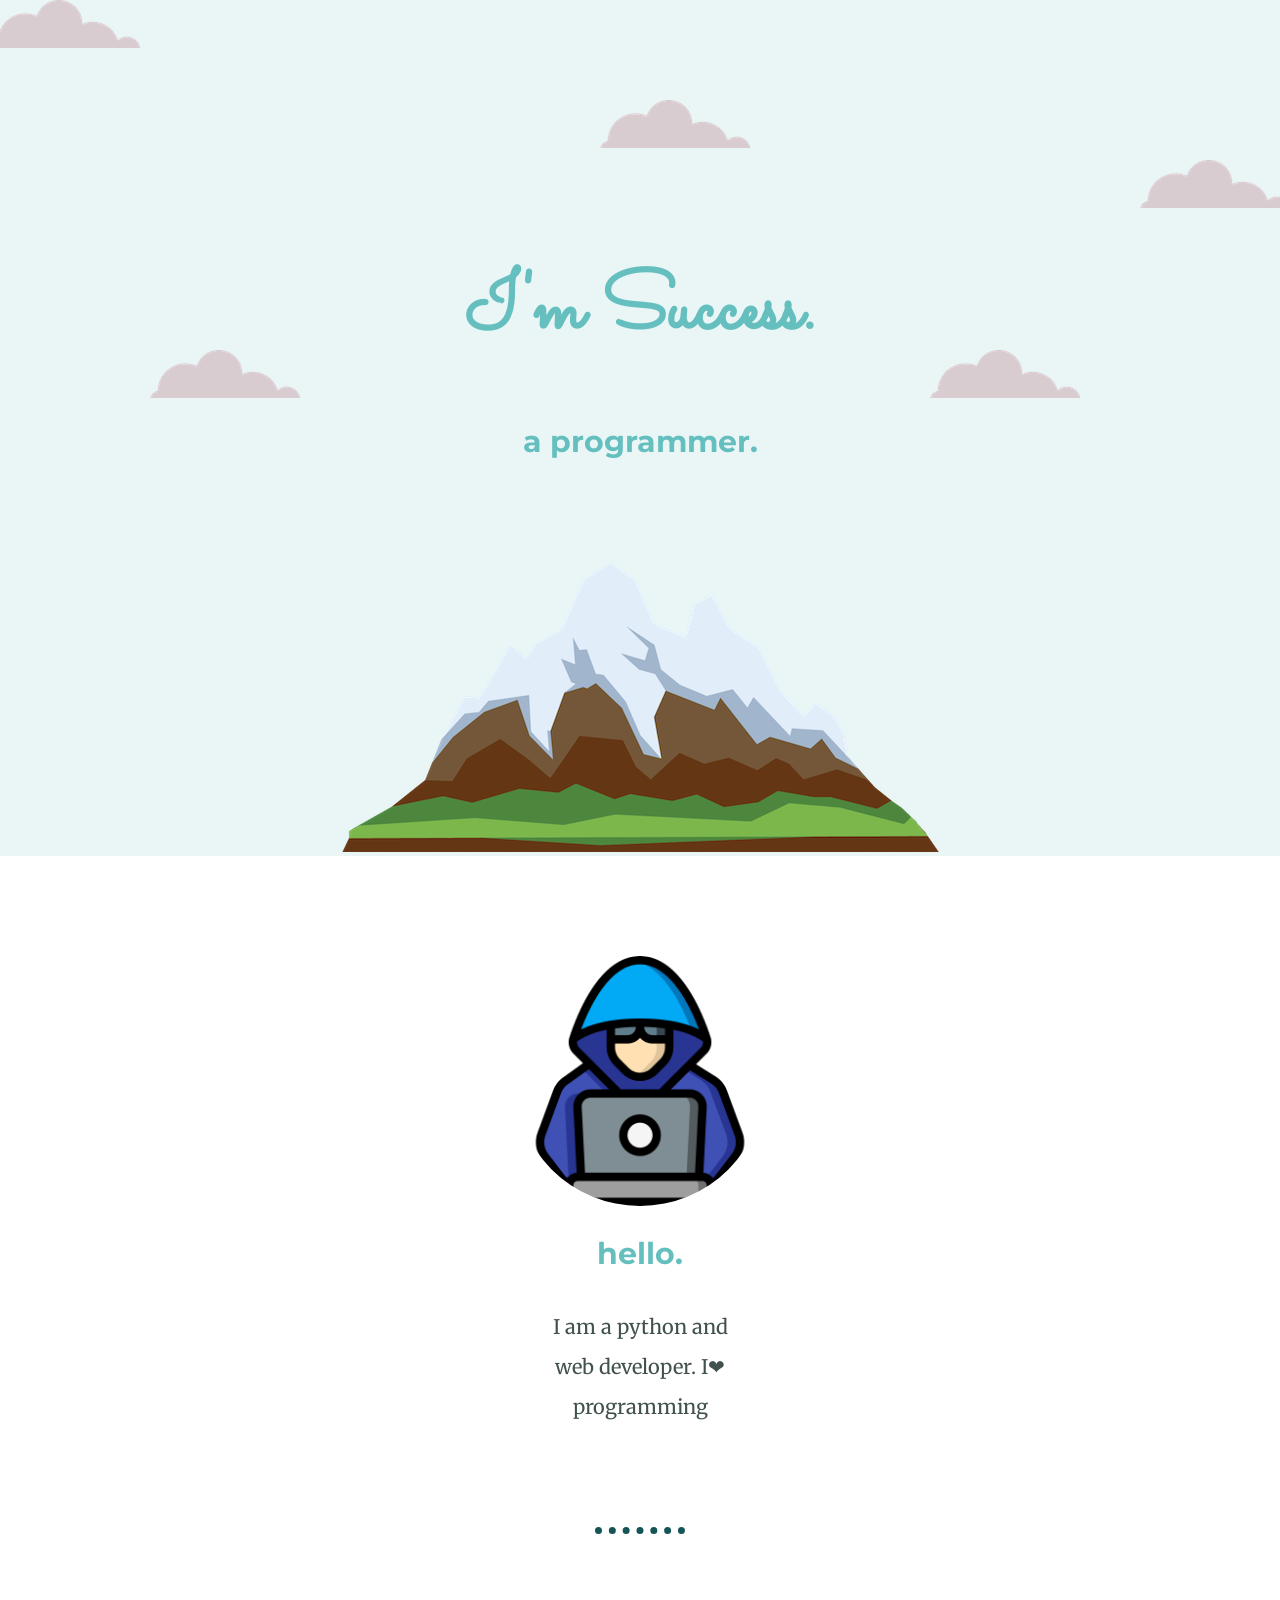
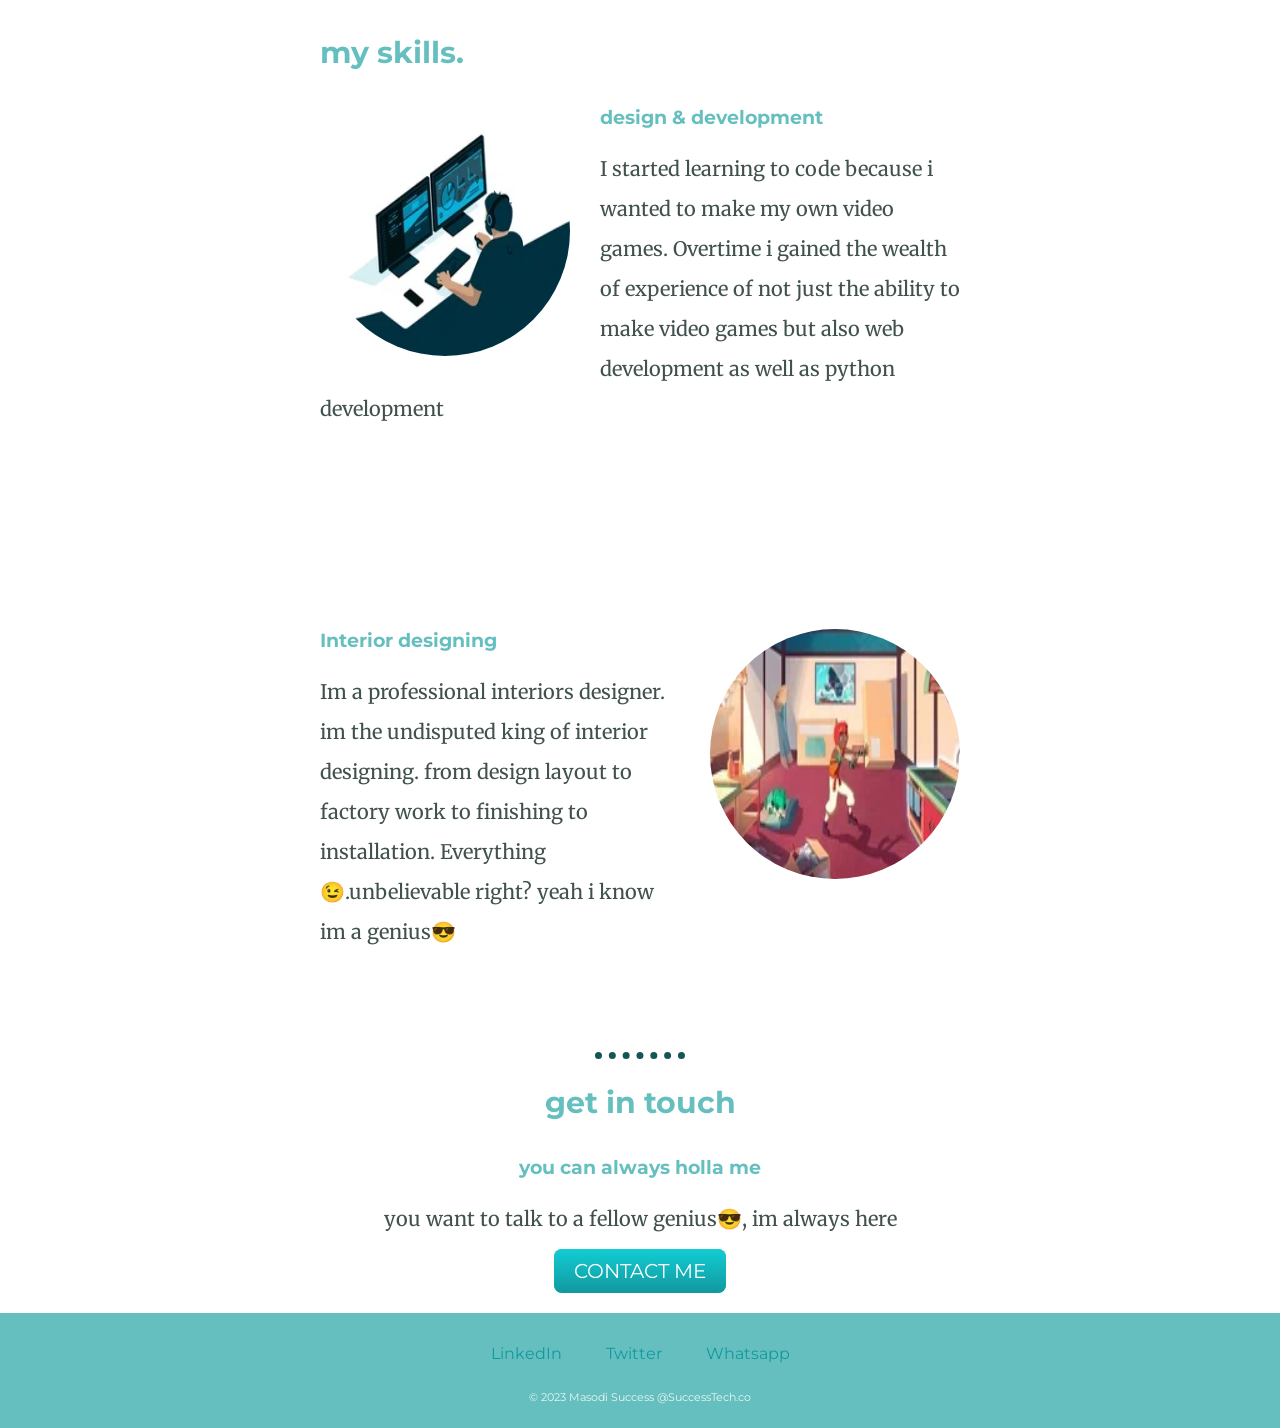
<file: templates/me.html>
<!DOCTYPE html>
<html>
  <head>
    <meta charset="UTF-8" />
    <title>Masodi Success website</title>
    <link rel="stylesheet" href="../static/css/style2.css" />
    <link rel="icon" href="../static/css/favicon.ico" />
    <link rel="preconnect" href="https://fonts.googleapis.com">
<link rel="preconnect" href="https://fonts.gstatic.com" crossorigin>
<link href="https://fonts.googleapis.com/css2?family=Merriweather&family=Montserrat&family=Sacramento&display=swap" rel="stylesheet">
  </head>
  <body>
    <div class="top">
      <img class="one" src="../static/assets/img/cloud.png" alt="cloud image" />
      <img class="two" src="../static/assets/img/cloud.png" alt="cloud image" />
      <h1>I'm Success.</h1>
      <h2>a programmer.</h2>
      <img class="three" src="../static/assets/img/cloud.png" alt="cloud image" />
      <img class="four" src="../static/assets/img/cloud.png" alt="cloud image" />
      <img class="five" src="../static/assets/img/cloud.png" alt="cloud image" />
      <img class="six" src="../static/assets/img/mountain.png" alt="mountain image" />
    </div>
    <div class="middle">
      <div class="profile">
        <img src="../static/assets/img/hacker.png" alt="Masodi Success img" />
        <h2>hello.</h2>
        <p class="intro">I am a python and web developer. I❤programming</p>
      </div>
      <hr>
      <div class="skills">
        <h2>my skills.</h2>
        <div class="skill-row">
          <img class="code-img" src="../static/assets/img/programming3.webp" alt="">

          <h3>
            design & development
          </h3>
          <p class="code-skill-description">
            I started learning to code because i wanted to make my own video games. Overtime i gained the wealth of experience of not just the ability to make video games but also web development as well as python development
          </p>

        </div>
        <div class="skill-row2">
          <img class="interior-img" src="../static/assets/img/interior.webp" alt="">

          <h3>
            Interior designing
          </h3>
          <p class="code-skill-description">
            Im a professional interiors designer. im the undisputed king of interior designing. from design layout to factory work to finishing to installation. Everything😉.unbelievable right? yeah i know im a genius😎
          </p>
        </div>
      </div>
      <hr>
      <div class="contact me">
        <h2>get in touch</h2>
        <h3>you can always holla me </h3>
        <p>you want to talk to a fellow genius😎, im always here </p>
        <a class="btn" href="mailto:suskidee@gmail.com"> CONTACT ME</a>
      </div>
    </div>
    <div class="bottom">
      <a class="footer" href="https://www.likedin.com/in/suc-cess-829993241">LinkedIn</a>
      <a class="footer" href="https://twitter.com/SucCess46231067">Twitter</a>
      <a class="footer" href="https://wa.me/+2348108138419">Whatsapp</a>
      <p class="trademark">© 2023 Masodi Success @SuccessTech.co</p>
    </div>
  </body>
</html>
</file>
<file: static/css/style2.css>
body {
    margin: 0;
    text-align: center;
    font-family: 'merriweather', serif;
}
h1{
    font-size: 80px;
    color: #66bfbf;
    font-weight: bolder;
font-family: 'Sacramento', cursive;
}
h2 {
    font-size: 30px;
    color: #66bfbf;
    font-weight: bold;
    font-family: 'Montserrat', sans-serif;
    padding-bottom: 10px;
}
h3 {
    color: #66bfbf;
    font-family: 'Montserrat', sans-serif;
}
p {
    font-size: 20px;
    color: #40514e;
    line-height: 2;
}
hr {
    background-color: white;
    border-style: none;
    border-color: #165555;
    border-width: 7px;
    width: 7%;
    border-style: dotted none none;
}
.top {
    position: relative;
    padding-top: 200px;
    background-color: #eaf6f6;
}
.one {
    position: absolute;
    right: -10px;
    top : 160px;
}
.two {
    position: absolute;
    left: -10px;
    top : 0px;
}
.three {
    position: absolute;
    right: 200px;
    top: 350px;
}
.four {
    position: absolute;
    top: 100px;
    left: 600px;
}
.five { position: absolute;
    top: 350px;
    left: 150px;
}
.six{

}
.middle img {
    width: 250px;
    height: 250px;
    border-radius: 125px;
    -webkit-border-radius: 125px;
    -moz-border-radius: 125px;
    -ms-border-radius: 125px;
    -o-border-radius: 125px;
}
.middle{
    max-width: 100px 0;
    padding-bottom: 30px;
}
.intro{
    width:30%;
    margin: auto;
}
.trademark{
    margin-bottom: 0px;
}
.skills{
    width: 50%;
    position: relative;
    margin: 100px auto 100px auto;
    text-align: left;
}
.skill-row{
    margin-bottom: 200px;
}
.profile{
    width: 50%;
    position: relative;
    margin: 100px auto 100px auto;
}
.code-img{
float: left;
margin-right: 30px;
}
.interior-img{
    float: right;
    margin-left: 30px;
}
.btn {
    background: #11CDD4;
    background-image: -webkit-linear-gradient(top, #11CDD4, #11999E);
    background-image: -moz-linear-gradient(top, #11CDD4, #11999E);
    background-image: -ms-linear-gradient(top, #11CDD4, #11999E);
    background-image: -o-linear-gradient(top, #11CDD4, #11999E);
    background-image: linear-gradient(to bottom, #11CDD4, #11999E);
    -webkit-border-radius: 8;
    -moz-border-radius: 8;
    border-radius: 8px;
    font-family: 'Montserrat', sans-serif;
    color: #ffffff;
    font-size: 20px;
    padding: 10px 20px 10px 20px;
    text-decoration: none;
  }

  .btn:hover {
    background: #30e3cb;
    background-image: -webkit-linear-gradient(top, #30e3cb, #2bc4ad);
    background-image: -moz-linear-gradient(top, #30e3cb, #2bc4ad);
    background-image: -ms-linear-gradient(top, #30e3cb, #2bc4ad);
    background-image: -o-linear-gradient(top, #30e3cb, #2bc4ad);
    background-image: linear-gradient(to bottom, #30e3cb, #2bc4ad);
    text-decoration: none;
  }
  .bottom{
    background-color: #66bfbf;
    padding-top: 30px;
}
.trademark {
margin-top: 3px;
color: #eaf6f6;
font-family: 'Montserrat', sans-serif;
font-size: 0.7rem;
padding: 20px 0;

}
a{
    color: #11999E;
    font-family: 'Montserrat', sans-serif;
    margin: 10px 20px;
    text-decoration: none;
}
a:hover {
    color: #eaf6f6;
    background-color:#66bfbf;
}
</file>
